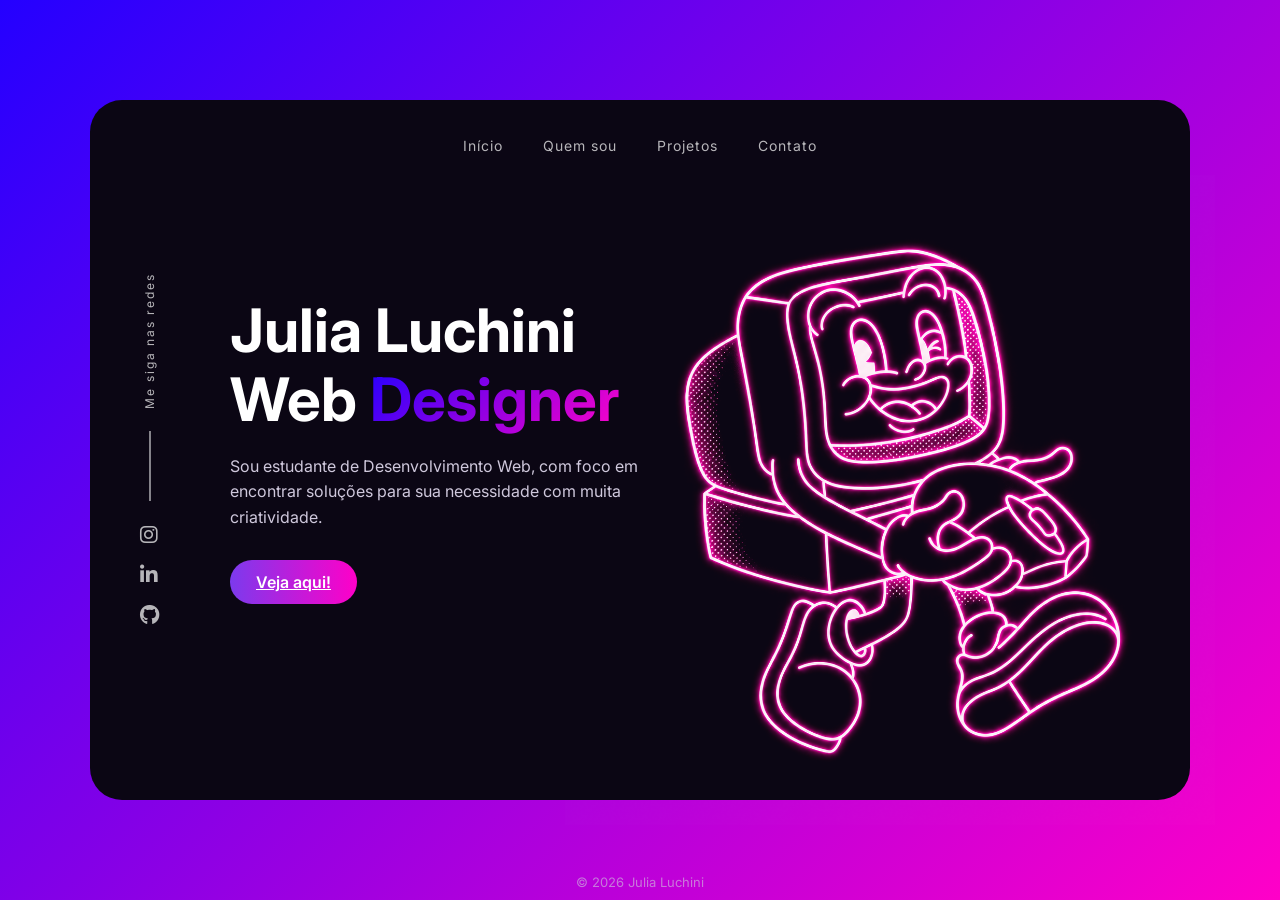
<file: index.html>
<!DOCTYPE html>
<html lang="pt-BR">

<head>
  <meta charset="UTF-8">
  <meta name="viewport" content="width=device-width, initial-scale=1.0">
  <title>Julia Luchini | Portifólio</title>
  <link rel="stylesheet" href="style.css">

  <!--biblioteca de ícones-->
  <link rel="stylesheet" href="https://cdnjs.cloudflare.com/ajax/libs/font-awesome/6.5.0/css/all.min.css">
  <link href="https://fonts.googleapis.com/css2?family=Inter:wght@300;400;600;700&display=swap" rel="stylesheet">
</head>

<body>
  <main>
    <section class="home">
      <div class="home-card">

        <nav class="navbar">
          <ul class="menu">
            <li><a href="index.html">Início</a></li>
            <li><a href="sobre.html">Quem sou</a></li>
            <li><a href="projetos.html">Projetos</a></li>
            <li><a href="contato.html">Contato</a></li>
          </ul>
        </nav>

        <aside class="sidebar">
          <span class="follow-text">Me siga nas redes</span>

          <div class="line"></div>

          <div class="social-icons">
            <a href="https://www.instagram.com/ju_luchini/" target="_blank">
              <i class="fa-brands fa-instagram"></i>
            </a>

            <a href="https://www.linkedin.com/in/julia-luchini-4a72a22b0/" target="_blank">
              <i class="fa-brands fa-linkedin-in"></i>
            </a>

            <a href="https://github.com/jluchini" target="_blank">
              <i class="fa-brands fa-github"></i>
            </a>
          </div>
        </aside>

        <div class="home-content">
          <h1>
            <span class="titulo-branco">Julia Luchini</span><br>
            Web <span class="titulo-gradient">Designer</span>
          </h1>

          <p>
            Sou estudante de Desenvolvimento Web, com foco em encontrar soluções para sua necessidade com muita
            criatividade.
          </p>

          <a href="sobre.html" class="btn-primary">Veja aqui!</a>
        </div>

        <div class="personagem">
          <img src="Imagens/personagem-site.png" alt="personagem-site" class="personagem-img">
        </div>

      </div>
    </section>
  </main>

  <footer>
    <p>© 2026 Julia Luchini</p>
  </footer>
</body>

</html>
</file>
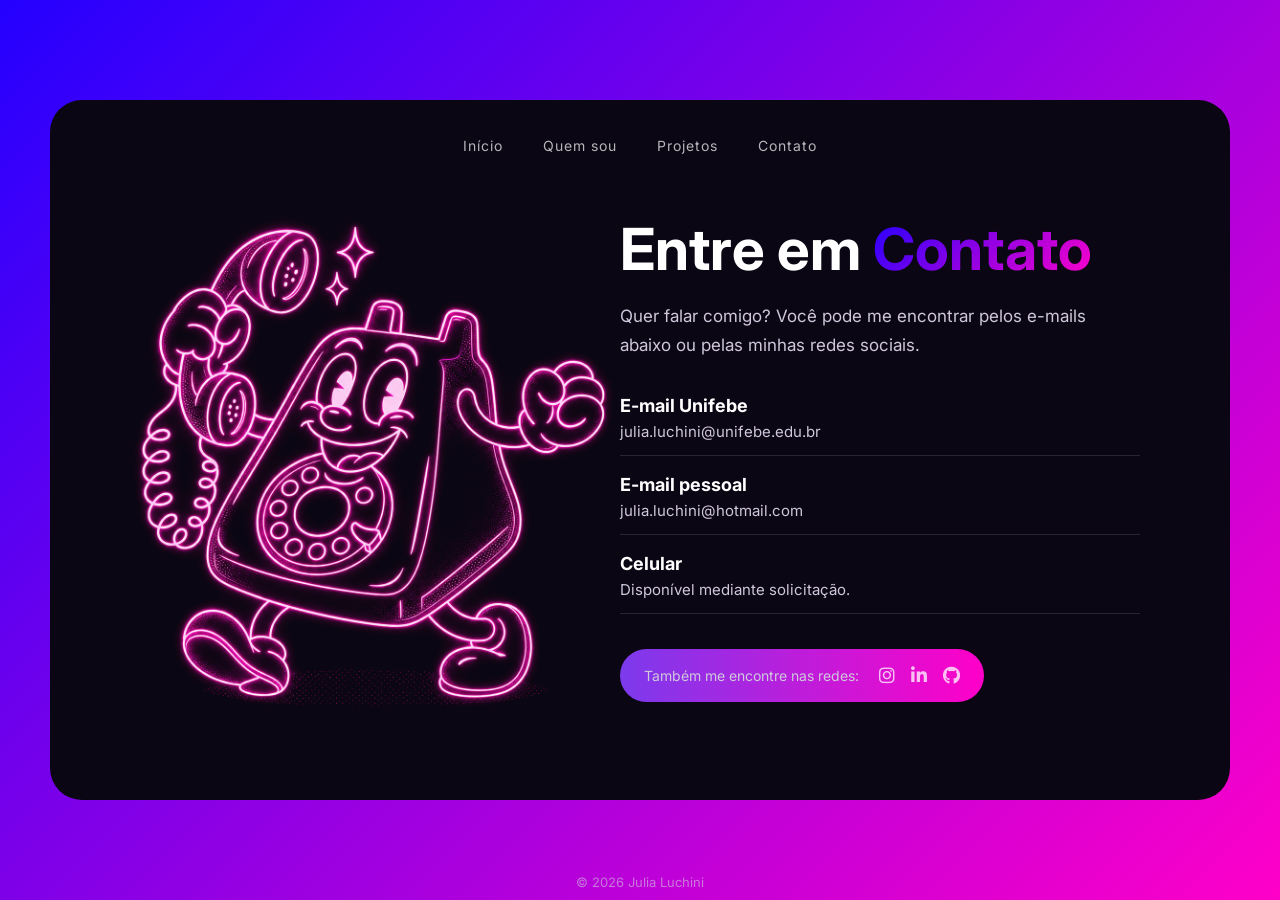
<file: contato.html>
<!DOCTYPE html>
<html lang="pt-BR">

<head>
    <meta charset="UTF-8">
    <meta name="viewport" content="width=device-width, initial-scale=1.0">
    <title>Contato | Julia Luchini</title>
    <link rel="stylesheet" href="style.css">

    <link rel="stylesheet" href="https://cdnjs.cloudflare.com/ajax/libs/font-awesome/6.5.0/css/all.min.css">

    <link href="https://fonts.googleapis.com/css2?family=Inter:wght@300;400;600;700&display=swap" rel="stylesheet">
</head>

<body>
    <main>
        <section class="contato">
            <div class="contato-card">

                <nav class="navbar">
                    <ul class="menu">
                        <li><a href="index.html">Início</a></li>
                        <li><a href="sobre.html">Quem sou</a></li>
                        <li><a href="projetos.html">Projetos</a></li>
                        <li><a href="contato.html">Contato</a></li>
                    </ul>
                </nav>

                <div class="contato-imagem">
                    <img src="Imagens/personagem-contato.png" alt="Imagem de contato">
                </div>

                <div class="contato-content">

                    <h1>
                        Entre em
                        <span class="titulo-gradient">Contato</span>
                    </h1>

                    <p class="contato-intro">
                        Quer falar comigo? Você pode me encontrar pelos e-mails abaixo
                        ou pelas minhas redes sociais.
                    </p>

                    <div class="contato-info">

                        <div class="contato-item">
                            <h3>E-mail Unifebe</h3>
                            <p>julia.luchini@unifebe.edu.br</p>
                        </div>

                        <div class="contato-item">
                            <h3>E-mail pessoal</h3>
                            <p>julia.luchini@hotmail.com</p>
                        </div>

                        <div class="contato-item">
                            <h3>Celular</h3>
                            <p>Disponível mediante solicitação.</p>
                        </div>

                    </div>

                    <div class="contato-redes">
                        <span>Também me encontre nas redes:</span>

                        <div class="contato-icons">
                            <a href="https://www.instagram.com/ju_luchini/" target="_blank">
                                <i class="fa-brands fa-instagram"></i>
                            </a>

                            <a href="https://www.linkedin.com/in/julia-luchini-4a72a22b0/" target="_blank">
                                <i class="fa-brands fa-linkedin-in"></i>
                            </a>

                            <a href="https://github.com/jluchini" target="_blank">
                                <i class="fa-brands fa-github"></i>
                            </a>

                        </div>

                    </div>

                </div>

            </div>
        </section>
    </main>

    <footer>
        <p>© 2026 Julia Luchini</p>
    </footer>
</body>

</html>
</file>
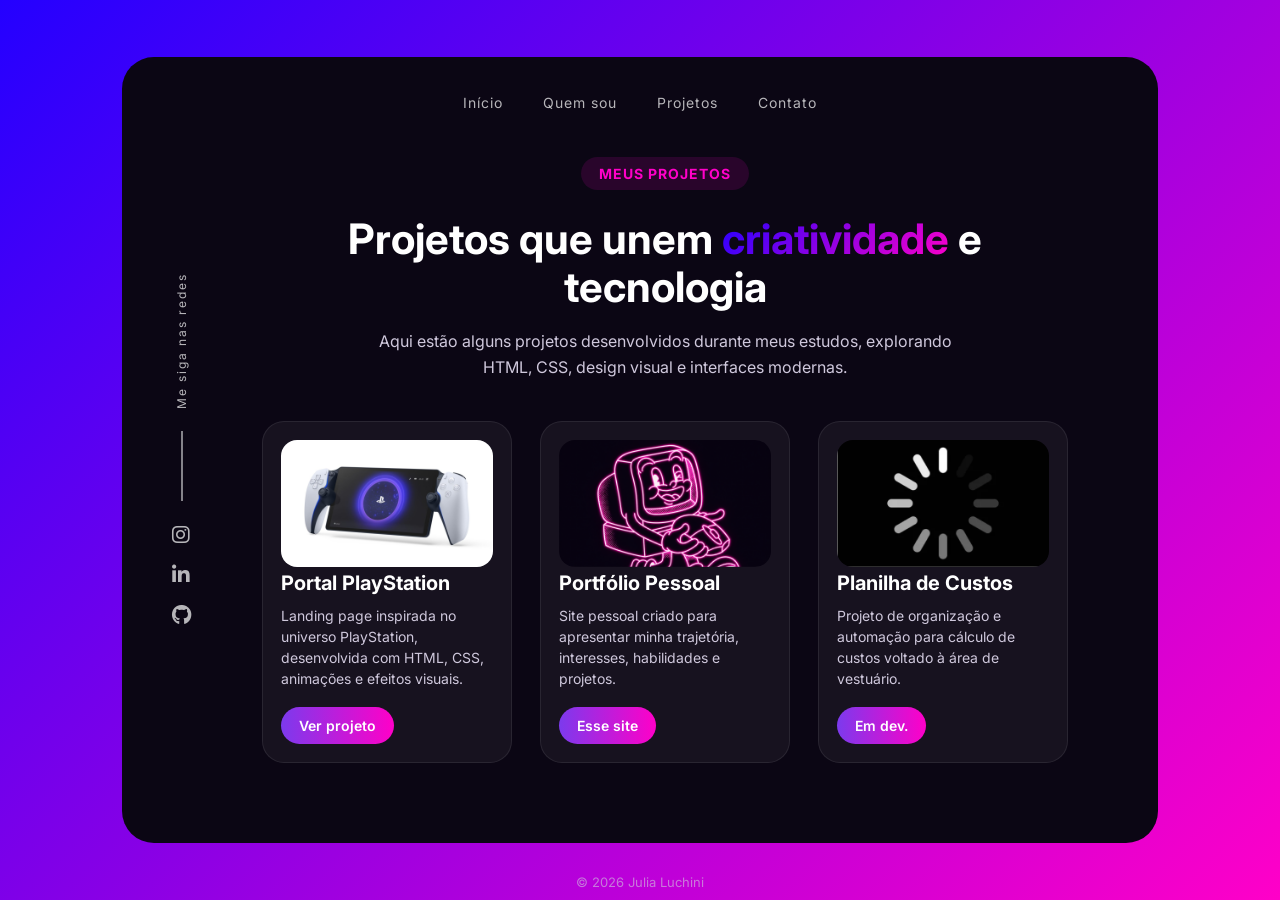
<file: projetos.html>
<!DOCTYPE html>
<html lang="pt-BR">

<head>
    <meta charset="UTF-8">
    <meta name="viewport" content="width=device-width, initial-scale=1.0">
    <title>Projetos | Julia Luchini</title>
    <link rel="stylesheet" href="style.css">

    <link rel="stylesheet" href="https://cdnjs.cloudflare.com/ajax/libs/font-awesome/6.5.0/css/all.min.css">

    <link href="https://fonts.googleapis.com/css2?family=Inter:wght@300;400;600;700&display=swap" rel="stylesheet">
</head>

<body>
    <main>
        <section class="projetos">
            <div class="projetos-card">

                <nav class="navbar">
                    <ul class="menu">
                        <li><a href="index.html">Início</a></li>
                        <li><a href="sobre.html">Quem sou</a></li>
                        <li><a href="projetos.html">Projetos</a></li>
                        <li><a href="contato.html">Contato</a></li>
                    </ul>
                </nav>

                <aside class="sidebar">
                    <span class="follow-text">Me siga nas redes</span>

                    <div class="line"></div>

                    <div class="social-icons">
                        <a href="https://www.instagram.com/ju_luchini/" target="_blank">
                            <i class="fa-brands fa-instagram"></i>
                        </a>

                        <a href="https://www.linkedin.com/in/julia-luchini-4a72a22b0/" target="_blank">
                            <i class="fa-brands fa-linkedin-in"></i>
                        </a>

                        <a href="https://github.com/jluchini" target="_blank">
                            <i class="fa-brands fa-github"></i>
                        </a>
                    </div>
                </aside>

                <div class="projetos-content">

                    <span class="projetos-tag">MEUS PROJETOS</span>

                    <h1>
                        Projetos que unem
                        <span class="titulo-gradient">criatividade</span>
                        e tecnologia
                    </h1>

                    <p>
                        Aqui estão alguns projetos desenvolvidos durante meus estudos,
                        explorando HTML, CSS, design visual e interfaces modernas.
                    </p>

                    <div class="projetos-grid">

                        <div class="projeto-item">
                            <div class="projeto-img">
                                <img src="Imagens/projeto-capa-portal.png" alt="capa-ps-portal">
                            </div>

                            <h3>Portal PlayStation</h3>

                            <p>
                                Landing page inspirada no universo PlayStation, desenvolvida
                                com HTML, CSS, animações e efeitos visuais.
                            </p>

                            <a href="https://jluchini.github.io/Projeto-Produto-PsPortal/" class="btn-projeto" target="_blank">Ver
                                projeto </a>
                        </div>

                        <div class="projeto-item">
                            <div class="projeto-img">
                                <img src="Imagens/projeto-capa-site-pessoal.png" alt="capa-portifolio">
                            </div>

                            <h3>Portfólio Pessoal</h3>

                            <p>
                                Site pessoal criado para apresentar minha trajetória,
                                interesses, habilidades e projetos.
                            </p>

                            <a href="index.html" class="btn-projeto">Esse site</a>
                        </div>

                        <div class="projeto-item">
                            <div class="projeto-img">
                                <img src="Imagens/projeto-capa-loading.png" alt="capa-loadig">
                            </div>

                            <h3>Planilha de Custos</h3>

                            <p>
                                Projeto de organização e automação para cálculo de custos
                                voltado à área de vestuário.
                            </p>

                            <a href="#" class="btn-projeto">Em dev.</a>
                        </div>

                    </div>

                </div>

            </div>
        </section>
    </main>

    <footer>
        <p>© 2026 Julia Luchini</p>
    </footer>
</body>

</html>
</file>
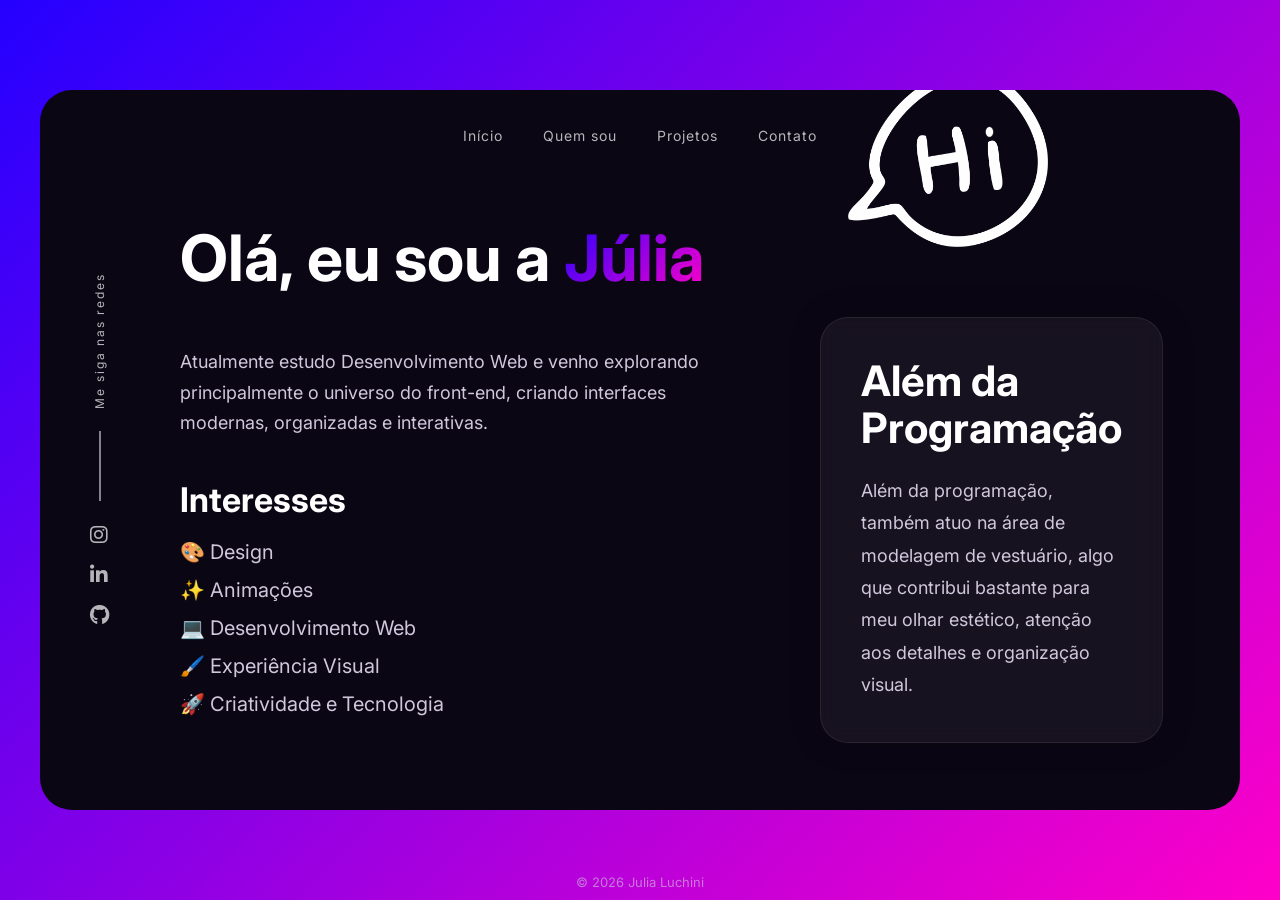
<file: sobre.html>
<!DOCTYPE html>
<html lang="pt-BR">

<head>
    <meta charset="UTF-8">
    <meta name="viewport" content="width=device-width, initial-scale=1.0">
    <title>Quem sou eu?</title>
    <link rel="stylesheet" href="style.css">

    <!--biblioteca de ícones-->
    <link rel="stylesheet" href="https://cdnjs.cloudflare.com/ajax/libs/font-awesome/6.5.0/css/all.min.css">
    <link href="https://fonts.googleapis.com/css2?family=Inter:wght@300;400;600;700&display=swap" rel="stylesheet">
</head>

<body>
    <main>
        <section class="sobre">
            <div class="sobre-card">

                <nav class="navbar">
                    <ul class="menu">
                        <li><a href="index.html">Início</a></li>
                        <li><a href="sobre.html">Quem sou</a></li>
                        <li><a href="projetos.html">Projetos</a></li>
                        <li><a href="contato.html">Contato</a></li>
                    </ul>
                </nav>

                <aside class="sidebar">
                    <span class="follow-text">Me siga nas redes</span>

                    <div class="line"></div>

                    <div class="social-icons">
                        <a href="https://www.instagram.com/ju_luchini/" target="_blank">
                            <i class="fa-brands fa-instagram"></i>
                        </a>

                        <a href="https://www.linkedin.com/in/julia-luchini-4a72a22b0/" target="_blank">
                            <i class="fa-brands fa-linkedin-in"></i>
                        </a>

                        <a href="https://github.com/jluchini" target="_blank">
                            <i class="fa-brands fa-github"></i>
                        </a>
                    </div>
                </aside>

                <div class="sobre-content">
                    <div class="titulo-container">
                        <h1>
                            <span class="titulo-branco">Olá, eu sou a</span>
                            <span class="titulo-gradient">Júlia</span>
                        </h1>

                        <img src="Imagens/hi-branco.png" alt="hi-branco" class="hi-img">
                    </div>

                    <p>
                        Atualmente estudo Desenvolvimento Web e venho explorando principalmente
                        o universo do front-end, criando interfaces modernas, organizadas e interativas.
                    </p>

                    <div class="interesses">

                        <h3>Interesses</h3>

                        <ul>
                            <li>🎨 Design</li>
                            <li>✨ Animações</li>
                            <li>💻 Desenvolvimento Web</li>
                            <li>🖌️ Experiência Visual</li>
                            <li>🚀 Criatividade e Tecnologia</li>
                        </ul>

                    </div>
                </div>

                <div class="sobre-info-card">

                    <h3>Além da <br>
                        Programação</h3>

                    <p>
                        Além da programação, também atuo na área de modelagem de vestuário,
                        algo que contribui bastante para meu olhar estético,
                        atenção aos detalhes e organização visual.
                    </p>

                </div>

            </div>
        </section>
    </main>

    <footer>
        <p>© 2026 Julia Luchini</p>
    </footer>
</body>

</html>
</file>
<file: style.css>
* {
  margin: 0;
  padding: 0;
  box-sizing: border-box;
}

/*HOMEPAGE-INÍCIO*/
body {
  min-height: 100vh;

  display: flex;
  align-items: center;
  justify-content: center;
  background: linear-gradient(135deg, #2400ff, #ff00c8);
  font-family: 'Inter', sans-serif;
  overflow-x: hidden;
}

.home-card {
    width: 1100px;
    height: 700px;
    background: #0b0614;
    border-radius: 32px;
    position: absolute;
    display: flex;
    align-items: center;
    justify-content: space-between;
    padding: 0 90px 0 140px;
}

.home {
    height: 100vh;
    display: flex;
    align-items: center;
    justify-content: center;
}

.social-icons {
  display: flex;
  flex-direction: column;
  gap: 14px;
}

.social-icons a {
  display: block;
  font-size: 18px;
  color: #ffffff;
  opacity: 0.7;
  transition: 0.3s;
}

.social-icons a:hover {
  color: #ff00c8;
  transform: scale(1.2);
}

.sidebar {
  position: absolute;
  left: 60px;
  top: 50%;
  transform: translateY(-50%);

  display: flex;
  flex-direction: column;
  align-items: center;
  gap: 20px;
}

.follow-text {
  writing-mode: vertical-rl;
  transform: rotate(180deg);

  font-size: 12px;
  letter-spacing: 2px;
  color: #ffffff;
  opacity: 0.7;
}

.line {
  width: 2px;
  height: 70px;
  background: #ffffff;
  opacity: 0.5;
}

.home-content {
  max-width: 520px;
}

.home-content p {
  color: #cfc8dc;
  font-size: 16px;
  line-height: 1.6;
  max-width: 420px;
  margin-bottom: 30px;
}

.home-content h1 {
  font-size: 60px;
  line-height: 1.15;
  font-weight: 700;
  color: #ffffff;
  margin-bottom: 20px;
}

.home-content h1 span {
  font-size: inherit;
}

.personagem {
  width: 600px;
  display: flex;
  align-items: center;
  justify-content: center;
  position: absolute;
  right: 0px;
  bottom: -25px;
}

.personagem-img {
  width: 650px;
  height: auto;
  mix-blend-mode: lighten;
  animation: float 4s ease-in-out infinite;
}

.btn-primary {
  display: inline-block;
  padding: 12px 26px;
  border-radius: 30px;
  background: linear-gradient(90deg, #7c3aed, #ff00c8);
  color: #fff;
  font-weight: 600;
  transition: 0.3s;
}

.btn-primary:hover {
  transform: scale(1.05);
}

.titulo-branco {
  color: #ffffff;
}

.titulo-gradient {
  background: linear-gradient(135deg, #2400ff, #ff00c8);
  -webkit-background-clip: text;
  background-clip: text;
  color: transparent;
}

.navbar {
  position: absolute;
  top: 30px;
  left: 50%;
  transform: translateX(-50%);
  z-index: 10;
}

.menu {
  display: flex;
  gap: 40px;
  list-style: none;
}

.menu a {
  color: #ffffff;
  font-size: 14px;
  text-decoration: none;
  opacity: 0.7;
  transition: 0.3s;
}

.menu a:hover {
  opacity: 1;
  color: #ff00c8;
}

.menu a {
  letter-spacing: 1px;
}

footer {
  position: fixed;
  bottom: 0;
  left: 0;
  width: 100%;

  text-align: center;
  padding: 10px 0;

  font-size: 13px;
  color: #cfc8dc;
  opacity: 0.6;

  background: transparent; /* sem barra */
}

/*SOBRE-QUEM-SOU-EU*/
body {
  min-height: 100vh;
  display: flex;
  align-items: center;
  justify-content: center;
  background: linear-gradient(135deg, #2400ff, #ff00c8);
  font-family: 'Inter', sans-serif;
  overflow-x: hidden;
}

.sobre-card {
  width: 100%;
  max-width: 1200px;
  min-height: 700px;
  background: #0b0614;
  border-radius: 32px;
  position: relative;
  display: flex;
  align-items: center;
  justify-content: space-between;
  gap: 80px;
  padding: 80px 90px 80px 140px;
  overflow: hidden;
}

.sidebar {
  position: absolute;
  left: 50px;
  top: 50%;
  transform: translateY(-50%);
  display: flex;
  flex-direction: column;
  align-items: center;
  gap: 22px;
}

.follow-text {
  writing-mode: vertical-rl;
  transform: rotate(180deg);
  font-size: 12px;
  letter-spacing: 2px;
  color: white;
  opacity: 0.7;
}

.line {
  width: 2px;
  height: 70px;
  background: white;
  opacity: 0.5;
}

.social-icons {
  display: flex;
  flex-direction: column;
  gap: 16px;
}

.social-icons a {
  font-size: 20px;
  color: white;
  opacity: 0.7;
  transition: 0.3s;
}

.social-icons a:hover {
  color: #ff00c8;
  transform: scale(1.15);
}

.sobre-content {
  max-width: 560px;
  display: flex;
  flex-direction: column;
  z-index: 2;
}

.titulo-container {
  display: flex;
  align-items: center;
  gap: 24px;
  justify-content: space-between;
  width: 100%;
}

.sobre-content h1 {
  font-size: 64px;
  line-height: 1.1;
  font-weight: 700;
  color: white;
  white-space: nowrap;
}

.sobre-content h1 span {
  font-size: inherit;
}

.titulo-branco {
  color: white;
}

.titulo-gradient {
  background: linear-gradient(135deg, #2400ff, #ff00c8);

  -webkit-background-clip: text;
  background-clip: text;

  color: transparent;
}

.hi-img {
  width: 200px;
  height: auto;
  margin-left: 120px;
  transform: translateY(-100px);
  animation: float 4s ease-in-out infinite;
}

@keyframes float {
  0% {
    transform: translateY(-20px);
  }

  50% {
    transform: translateY(-35px);
  }

  100% {
    transform: translateY(-20px);
  }
}

.sobre-content p {
  color: #cfc8dc;

  font-size: 18px;
  line-height: 1.7;

  margin-bottom: 40px;
}

.interesses h3 {
  font-size: 34px;
  color: white;

  margin-bottom: 20px;
}

.interesses ul {
  list-style: none;
}

.interesses li {
  margin-bottom: 14px;

  color: #cfc8dc;
  font-size: 20px;
}

.sobre-info-card {
  width: 360px;
  padding: 40px;
  background: rgba(255, 255, 255, 0.05);
  border: 1px solid rgba(255, 255, 255, 0.08);
  border-radius: 28px;
  backdrop-filter: blur(10px);
  box-shadow: 0 0 30px rgba(0, 0, 0, 0.25);
  transform: translateY(80px);
}

.sobre-info-card h3 {
  font-size: 42px;
  line-height: 1.1;
  color: white;
  margin-bottom: 24px;
}

.sobre-info-card p {
  color: #cfc8dc;
  font-size: 18px;
  line-height: 1.8;
}

.navbar {
  position: absolute;
  top: 35px;
  left: 50%;
  transform: translateX(-50%);
}

.menu {
  display: flex;
  gap: 40px;
  list-style: none;
}

.menu a {
  color: white;

  font-size: 14px;
  letter-spacing: 1px;

  text-decoration: none;

  opacity: 0.7;

  transition: 0.3s;
}

.menu a:hover {
  opacity: 1;
  color: #ff00c8;
}

/*PROJETOS*/
/* PROJETOS */

.projetos {
  min-height: 100vh;
  display: flex;
  align-items: center;
  justify-content: center;
}

.projetos-card {
  width: 100%;
  max-width: 1200px;
  min-height: 700px;
  background: #0b0614;
  border-radius: 32px;
  position: relative;
  overflow: hidden;

  padding: 100px 90px 80px 140px;
}

.projetos-content {
  text-align: center;
}

.projetos-tag {
  display: inline-block;
  padding: 8px 18px;
  border-radius: 30px;

  background: rgba(255, 0, 200, 0.12);
  color: #ff00c8;

  font-size: 14px;
  font-weight: 700;
  letter-spacing: 1px;

  margin-bottom: 25px;
}

.projetos-content h1 {
  max-width: 650px;
  margin: 0 auto 18px;

  color: white;
  font-size: 42px;
  line-height: 1.15;
}

.projetos-content > p {
  max-width: 600px;
  margin: 0 auto 40px;

  color: #cfc8dc;
  font-size: 16px;
  line-height: 1.6;
}

.projetos-grid {
  display: flex;
  justify-content: center;
  gap: 28px;
}

.projeto-item {
  width: 250px;
  padding: 18px;

  background: rgba(255, 255, 255, 0.05);
  border: 1px solid rgba(255, 255, 255, 0.08);
  border-radius: 22px;

  text-align: left;

  transition: 0.3s;
}

.projeto-item:hover {
  transform: translateY(-10px);
  box-shadow: 0 0 25px rgba(255, 0, 200, 0.25);
}

.projeto-img img {
  width: 100%;
  height: 100%;
  object-fit: cover;
  border-radius: 16px;
}

.projeto-item h3 {
  color: white;
  font-size: 20px;
  margin-bottom: 10px;
}

.projeto-item p {
  color: #cfc8dc;
  font-size: 14px;
  line-height: 1.5;
  margin-bottom: 18px;
}

.btn-projeto {
  display: inline-block;

  padding: 10px 18px;
  border-radius: 30px;

  background: linear-gradient(90deg, #7c3aed, #ff00c8);
  color: white;

  font-size: 14px;
  font-weight: 600;
  text-decoration: none;

  transition: 0.3s;
}

.btn-projeto:hover {
  transform: scale(1.05);
}

/*CONTATO*/
.contato {
  min-height: 100vh;
  display: flex;
  align-items: center;
  justify-content: center;
}

.contato-card {
  width: 100%;
  max-width: 1200px;
  min-height: 700px;
  background: #0b0614;
  border-radius: 32px;
  position: relative;
  overflow: hidden;
  display: flex;
  align-items: center;
  justify-content: space-between;
  gap: 70px;
  padding: 100px 90px 80px 140px;
}

.contato-imagem {
  width: 360px;
  height: 430px;
  display: flex;
  align-items: center;
  justify-content: center;
  left: 40px;
  bottom: 40px;
}

.contato-imagem img {
  width: 600px;
  height: auto;
  object-fit: contain;
  mix-blend-mode: lighten;
  animation: float 4s ease-in-out infinite;
}

.contato-content {
  max-width: 520px;
}

.contato-content h1 {
  color: white;
  font-size: 58px;
  line-height: 1.1;
  margin-bottom: 20px;
}

.contato-intro {
  color: #cfc8dc;
  font-size: 17px;
  line-height: 1.7;
  margin-bottom: 35px;
}

.contato-info {
  display: flex;
  flex-direction: column;
  gap: 18px;
  margin-bottom: 35px;
}

.contato-item {
  padding-bottom: 14px;
  border-bottom: 1px solid rgba(255, 255, 255, 0.12);
}

.contato-item h3 {
  color: white;
  font-size: 18px;
  margin-bottom: 6px;
}

.contato-item p {
  color: #cfc8dc;
  font-size: 15px;
}

.contato-redes {
  display: flex;
  align-items: center;
  justify-content: space-between;
  gap: 20px;
  width: fit-content;
  padding: 16px 24px;
  border-radius: 999px;
  background: linear-gradient(90deg, #7c3aed, #ff00c8);
}

.contato-redes span {
  color: #cfc8dc;
  font-size: 14px;
}

.contato-icons {
  display: flex;
  align-items: center;
  gap: 16px;
}

.contato-icons a {
  color: white;
  font-size: 18px;
  opacity: 0.75;
  transition: 0.3s;
}

.contato-icons a:hover {
  color: #000000;
  transform: translateY(-3px);
  opacity: 1;
}
</file>
